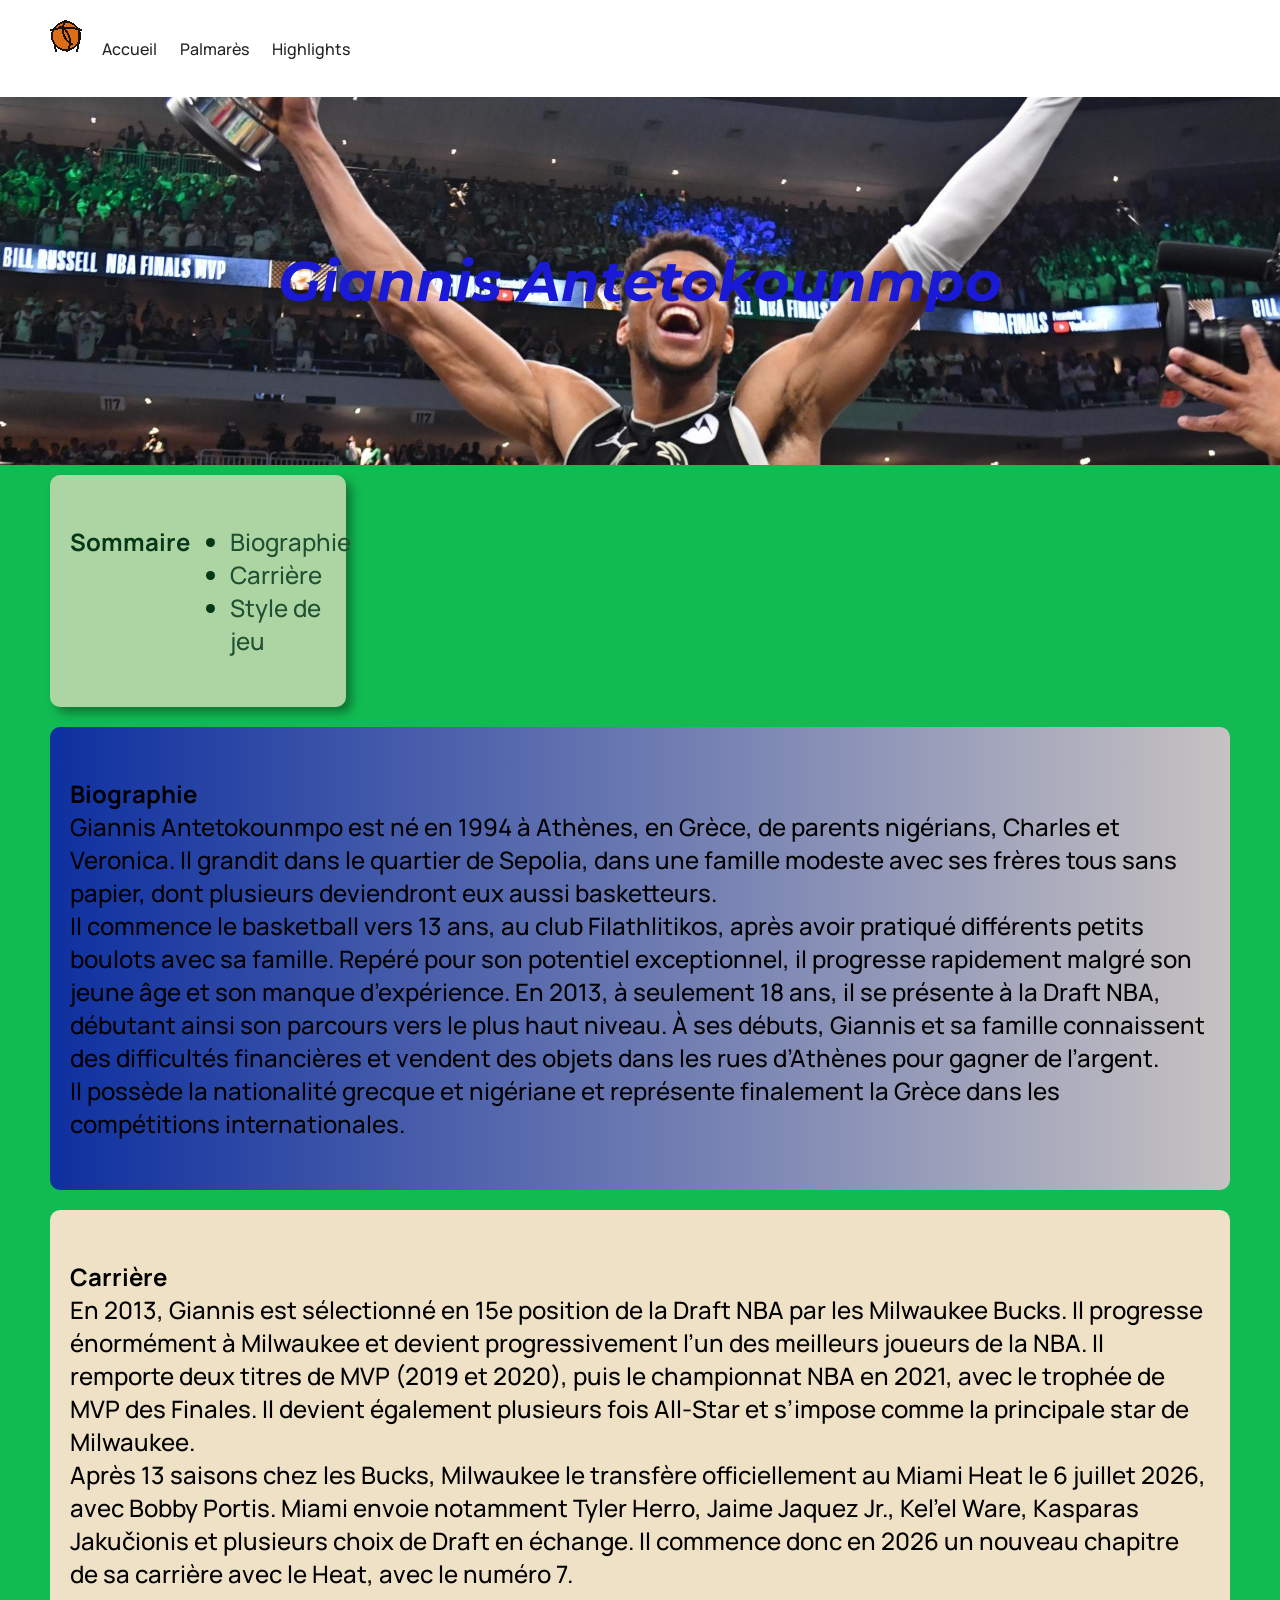
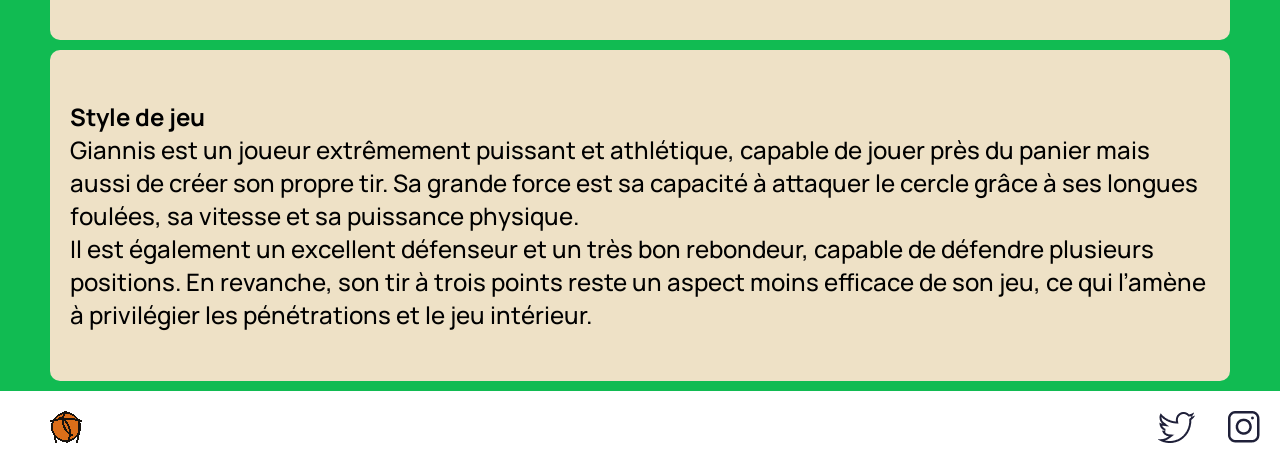
<file: index.html>
<!DOCTYPE html>
<html lang="fr">
<head>
    <meta charset="UTF-8">
    <meta name="viewport" content="width=device-width, initial-scale=1.0">
    <title>Giannis Antetokounmpo - Bucks Legend</title>
    <link rel="stylesheet" href="style/style.css"/>
    <link rel="stylesheet" href="style/index.css"/>
    <link rel="preconnect" href="https://fonts.googleapis.com">
    <link rel="preconnect" href="https://fonts.gstatic.com" crossorigin>
    <link href="https://fonts.googleapis.com/css2?family=Manrope&family=Montserrat&display=swap" rel="stylesheet">





</head>

<body>
    <header>
        <nav>
            <a href="index.html" class="lien-icone">
                <img src="images/basketballG.png" alt="balle de basket"/>
            </a>
            <div>
                <a href="index.html">Accueil</a>
                <a href="palmares.html">Palmarès</a>
                <a target="_blank" href="https://youtu.be/iXobF2XEmRQ">Highlights</a>
            </div>
        </nav>
    </header>
    <main>
        <section class="banniere-giannis">
            <h1><em>Giannis Antetokounmpo</em></h1>
        </section>
        <section class="block-sommaire">
            <h2>Sommaire</h2>
            <ul>
                <li><a href="#section1">Biographie</a></li>
                <li><a href="#section2">Carrière</a></li>
                <li><a href="#section3">Style de jeu</a></li>
            </ul>

        </section>
        <section class="biographie" id="section1">
            <h2>Biographie</h2>
            <p>Giannis Antetokounmpo est né en 1994 à Athènes, en Grèce, de parents nigérians, Charles et Veronica.
                Il grandit dans le quartier de Sepolia, dans une famille modeste avec ses frères tous sans papier, dont plusieurs deviendront eux aussi basketteurs.
                <br>Il commence le basketball vers 13 ans, au club Filathlitikos, après avoir pratiqué différents petits boulots avec sa famille.
                 Repéré pour son potentiel exceptionnel, il progresse rapidement malgré son jeune âge et son manque d’expérience.
                 En 2013, à seulement 18 ans, il se présente à la Draft NBA, débutant ainsi son parcours vers le plus haut niveau.
                 À ses débuts, Giannis et sa famille connaissent des difficultés financières et vendent des objets dans les rues d’Athènes pour gagner de l’argent.
                <br>Il possède la nationalité grecque et nigériane et représente finalement la Grèce dans les compétitions internationales.
            </p>
        </section>
        <section class="carriere" id="section2">
            <h2>Carrière</h2>
            <p>En 2013, Giannis est sélectionné en 15e position de la Draft NBA par les Milwaukee Bucks.
                Il progresse énormément à Milwaukee et devient progressivement l’un des meilleurs joueurs de la NBA.
                  Il remporte deux titres de MVP (2019 et 2020), puis le championnat NBA en 2021, avec le trophée de MVP des Finales.
                   Il devient également plusieurs fois All-Star et s’impose comme la principale star de Milwaukee.
                    <br>Après 13 saisons chez les Bucks, Milwaukee le transfère officiellement au Miami Heat le 6 juillet 2026, avec Bobby Portis.
                  Miami envoie notamment Tyler Herro, Jaime Jaquez Jr., Kel’el Ware, Kasparas Jakučionis et plusieurs choix de Draft en échange.
                   Il commence donc en 2026 un nouveau chapitre de sa carrière avec le Heat, avec le numéro 7.
            </p> 
        </section>
        <section class="style-de-jeu" id="section3">
            <h2>Style de jeu</h2>
            <p>Giannis est un joueur extrêmement puissant et athlétique, capable de jouer près du panier mais aussi de créer son propre tir.
                 Sa grande force est sa capacité à attaquer le cercle grâce à ses longues foulées, sa vitesse et sa puissance physique.
                 <br>Il est également un excellent défenseur et un très bon rebondeur, capable de défendre plusieurs positions.
                 En revanche, son tir à trois points reste un aspect moins efficace de son jeu, ce qui l’amène à privilégier les pénétrations et le jeu intérieur.
            </p>
        </section>
    </main>
    <footer>
        <a href="index.html" class="lien-icone">
            <img src="images/basketballG.png" alt="balle de basket"/>
        </a>
        <div>
            <a target="_blank" href="https://x.com/Giannis_An34" class="lien-icone">
                <img src="images/twitterG.png" alt="logo twitter"/>
            </a>
            <a target="_blank" href="https://www.instagram.com/giannis_an34/" class="lien-icone">
                <img src="images/instagramG.png" alt="logo instagram"/>
            </a>
        </div>
    </footer>

</body>
</html>
</file>
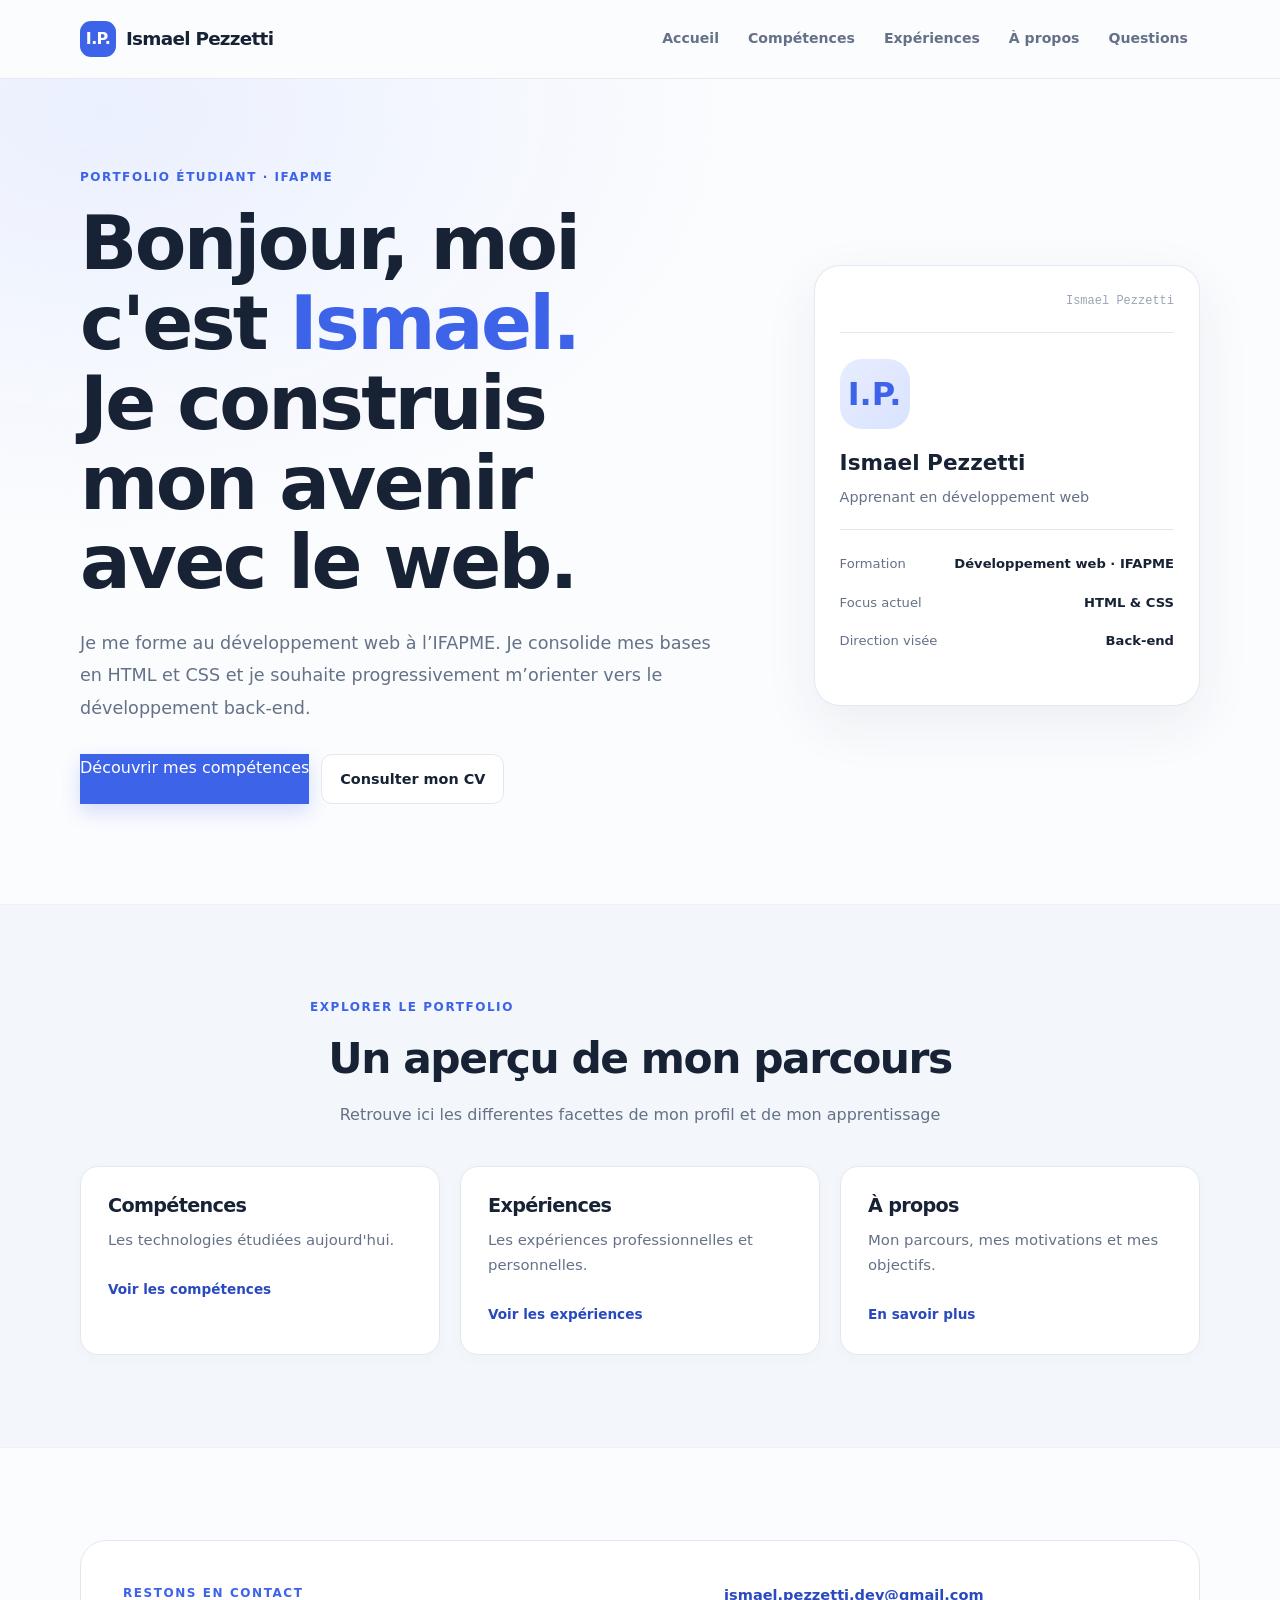
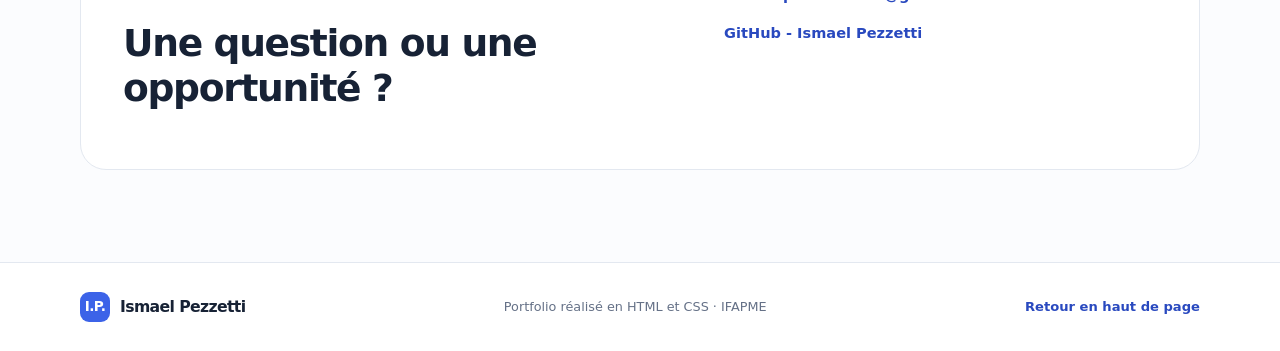
<file: labo 2/index.html>
<!DOCTYPE html>
<html lang="en">
<head>
    <meta charset="UTF-8">
    <meta name="viewport" content="width=device-width, initial-scale=1.0">
    <title>Ismael Pezzetti - Portfolio</title>
    <link rel="stylesheet" href="style/commun.css">
    <link rel="stylesheet" href="style/accueil.css">
</head>
<body>
    <header class="site-header">
        <div class="container header-inner">
            <a class="brand" href="index.html" aria-label="Ismael, accueil">
                <span class="brand-mark">I.P.</span>
                <span>Ismael Pezzetti</span>
            </a>

            <!-- commun aux pages. -->
             <nav class="main-nav">
                <a href="index.html">Accueil</a>
                <a href="competences.html">Compétences</a>
                <a href="experiences.html">Expériences</a>
                <a href="apropos.html">À propos</a>
                <a href="questions.html">Questions</a>
            </nav>
        </div>
    </header>

    <main>
        <section class="hero section">
            <div class="container hero-grid">
                <div class="hero-copy">
                    <p class="eyebrow"> Portfolio étudiant · IFAPME</p>
                    <h1>Bonjour, moi c'est <span class="text-accent">Ismael.</span><br>Je construis mon avenir avec le web.</h1>
                    <p class="hero-lead">
                       Je me forme au développement web à l’IFAPME. Je consolide mes bases en
                       HTML et CSS et je souhaite progressivement m’orienter vers le développement back-end.
                    </p>
                    <div class="button-row">
                        <a class="button-primary" href="competences.html">Découvrir mes compétences</a>
                        <a class="button button-secondary" href="documents/cvifapme.pdf">Consulter mon CV</a>
                    </div>
                </div>

                <aside class="intro-card">
                    <div class="card-topline">
                        <span class="card-label">Ismael Pezzetti</span>
                    </div>
                    <div class="profile-initial">I.P.</div>
                    <p class="profile-name">Ismael Pezzetti</p>
                    <p class="profile-role">Apprenant en développement web</p>
                    <div class="profile-divider"></div>
                    <dl class="quick-facts">
                        <div><dt>Formation</dt><dd>Développement web · IFAPME</dd></div>
                        <div><dt>Focus actuel</dt><dd>HTML & CSS</dd></div>
                        <div><dt>Direction visée</dt><dd>Back-end</dd></div>
                    </dl>
                </aside>
            </div>
        </section>

        <section class="section section-soft">
            <div class="container">
                <div class="section-heading">
                    <p class="eyebrow">Explorer le portfolio</p>
                    <h2>Un aperçu de mon parcours</h2>
                    <p>Retrouve ici les differentes facettes de mon profil et de mon apprentissage</p>
                </div>
                <div class="feature-grid">
                    <a class="feature-card" href="competences.html">
                        <h3>Compétences</h3>
                        <p>Les technologies étudiées aujourd'hui.</p>
                        <span class="card-link">Voir les compétences</span>
                    </a>
                    <a class="feature-card" href="experiences.html">
                        <h3>Expériences</h3>
                        <p>Les expériences professionnelles et personnelles.</p>
                        <span class="card-link">Voir les expériences</span>
                    </a>
                    <a class="feature-card" href="apropos.html">
                        <h3>À propos</h3>
                        <p>Mon parcours, mes motivations et mes objectifs.</p>
                        <span class="card-link">En savoir plus</span>
                    </a>
                </div>
            </div>
        </section>

        <section class="section">
            <div class="container contact-panel">
                <div>
                    <p class="eyebrow">Restons en contact</p>
                    <h2>Une question ou une opportunité ?</h2>
                </div>
                <div class="contact-links">
                    <a href="mailto:ismael.pezzetti.dev@gmail.com">ismael.pezzetti.dev@gmail.com</a>
                    <a href="https://github.com/ismaelpezzetti" target="_blank" rel="noopener">GitHub - Ismael Pezzetti</a>
                </div>
            </div>
        </section>
    </main>
    <footer class="site-footer">
        <div class="container footer-inner">
            <a class="brand brand-small" href="index.html"><span class="brand-mark">I.P.</span><span>Ismael Pezzetti</span></a>
            <p>Portfolio réalisé en HTML et CSS · IFAPME</p>
            <a href="#contenu" class="back-top">Retour en haut de page</a>
        </div>       
    </footer>
</body>
</html>
</file>
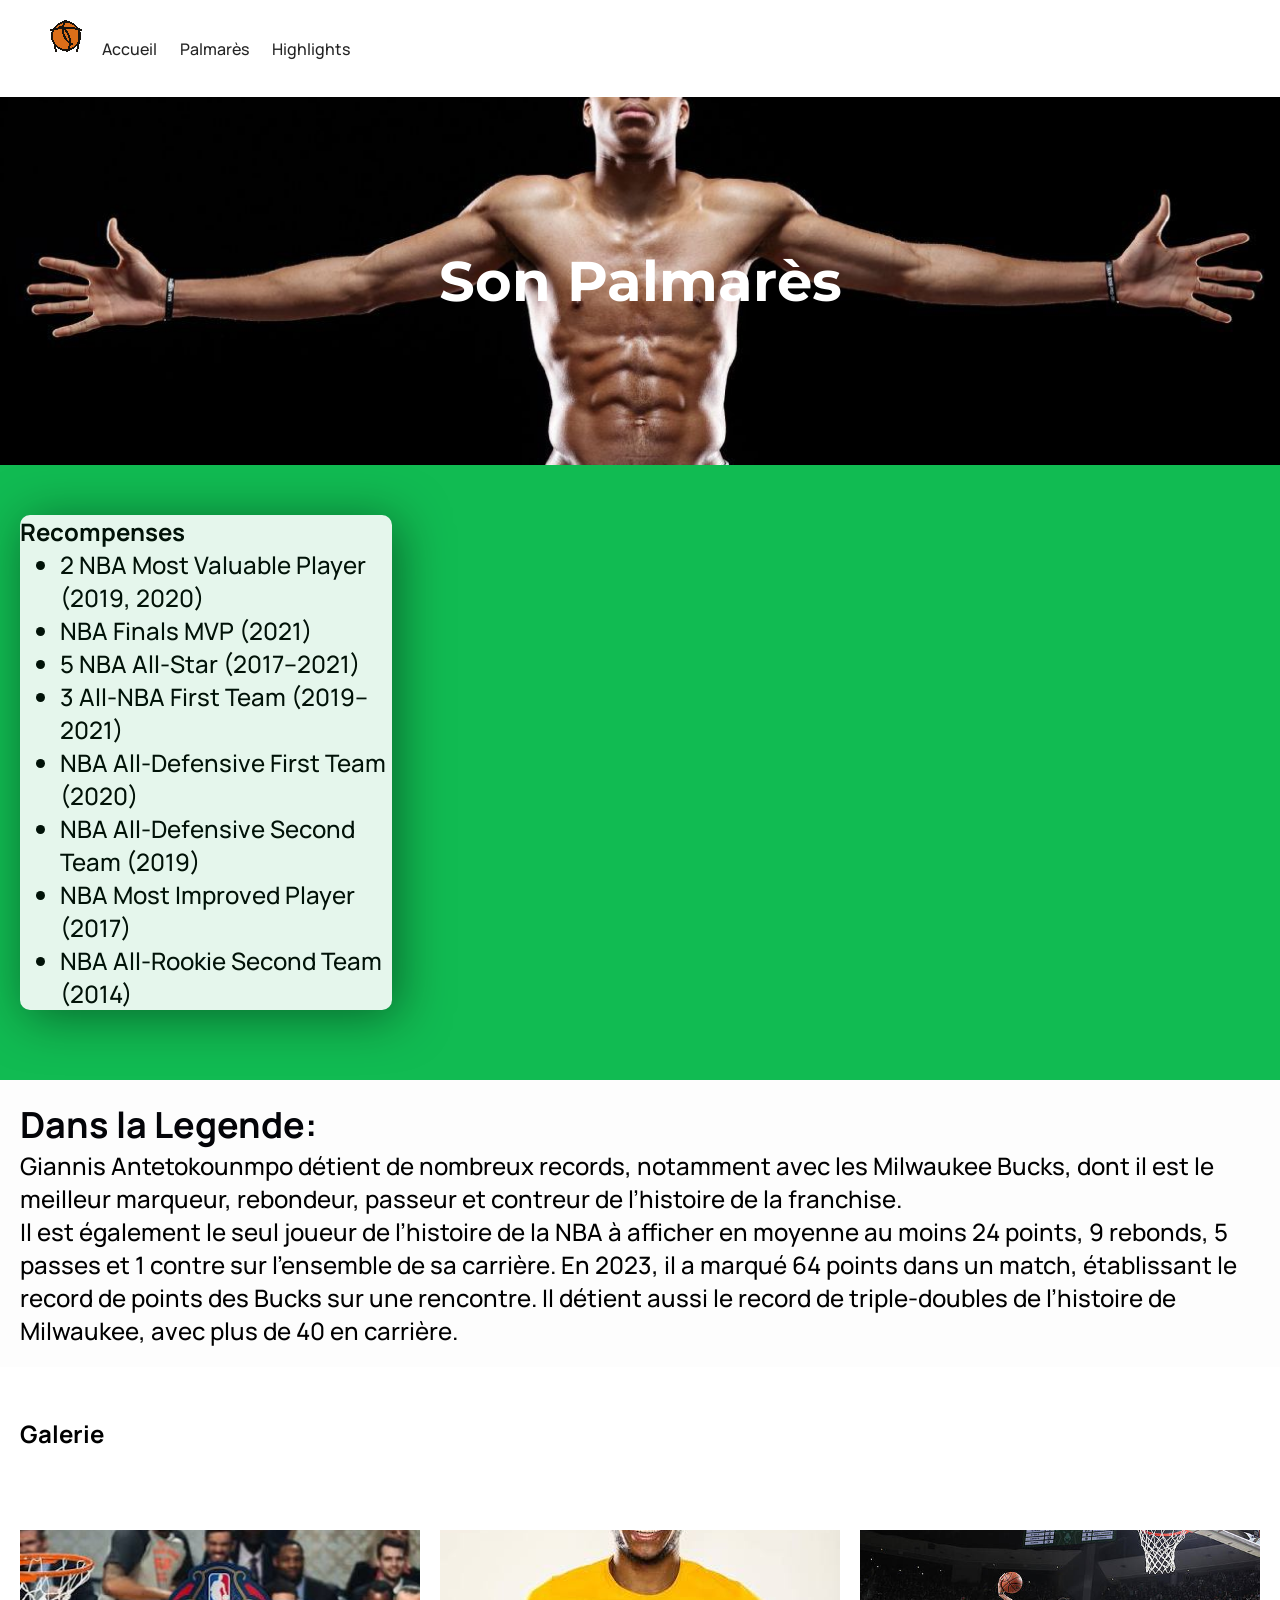
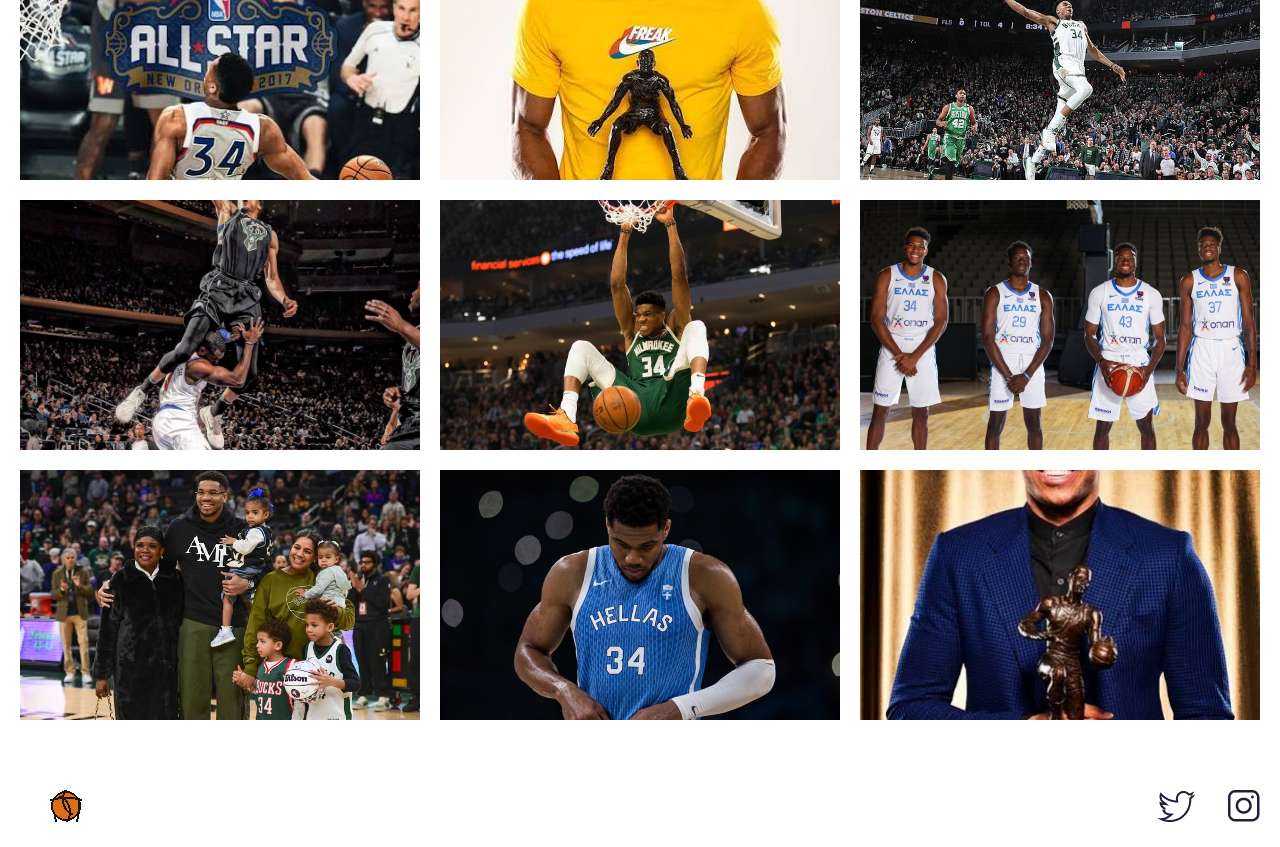
<file: palmares.html>
<!DOCTYPE html>
<html lang="fr">
<head>
    <meta charset="UTF-8">
    <meta name="viewport" content="width=device-width, initial-scale=1.0">
    <title>Giannis Antetokounmpo - Palmarès</title>
    <link rel="stylesheet" href="style/style.css"/>
    <link rel="stylesheet" href="style/palmares.css"/>
    <link rel="preconnect" href="https://fonts.googleapis.com">
    <link rel="preconnect" href="https://fonts.gstatic.com" crossorigin>
    <link href="https://fonts.googleapis.com/css2?family=Manrope&family=Montserrat&display=swap" rel="stylesheet">





</head>

<body>
    <header>
        <nav>
            <a href="index.html" class="lien-icone">
                <img src="images/basketballG.png" alt="balle de basket"/>
            </a>
            <div>
                <a href="index.html">Accueil</a>
                <a href="palmares.html">Palmarès</a>
                <a target="_blank" href="https://youtu.be/iXobF2XEmRQ">Highlights</a>
            </div>
        </nav>
    </header>
    <main>
        <section class="banniere-trophee">
            <h1>Son Palmarès </h1>
        </section>
        <section>
        <div class="block-awards">
        <h2>Recompenses</h2>
        <ul>
            <li>2 NBA Most Valuable Player (2019, 2020)</li>
            <li>NBA Finals MVP (2021)</li>
            <li>5 NBA All-Star (2017–2021)</li>
            <li>3 All-NBA First Team (2019–2021)</li>
            <li>NBA All-Defensive First Team (2020)</li>
            <li>NBA All-Defensive Second Team (2019)</li>
            <li>NBA Most Improved Player (2017)</li>
            <li>NBA All-Rookie Second Team (2014)</li>
        </ul>
        </div>  
        </section>
        <p class="description">
            <span class="description-title">Dans la Legende:</span><br>
            Giannis Antetokounmpo détient de nombreux records, notamment avec les Milwaukee Bucks,
             dont il est le meilleur marqueur, rebondeur, passeur et contreur de l’histoire de la franchise.
             <br> Il est également le seul joueur de l’histoire de la NBA à afficher en moyenne au moins 24 points, 9 rebonds, 5 passes et 1 contre sur l’ensemble de sa carrière.
              En 2023, il a marqué 64 points dans un match, établissant le record de points des Bucks sur une rencontre.
               Il détient aussi le record de triple-doubles de l’histoire de Milwaukee, avec plus de 40 en carrière.
        </p>
        <section class="palmares-photos">
            <h2>Galerie</h2>
            <div class="grid-giannis">
                <a href="images/palmares/galerie1.jpg" class="lien-conteneur-photo">
                    <img src="images/palmares/galerie1.jpg" alt="Giannis Antetokounmpo recevant le trophée de MVP"/>
                </a>
                <a href="images/palmares/galerie2.jpg" class="lien-conteneur-photo">
                    <img src="images/palmares/galerie2.jpg" alt="Giannis Antetokounmpo recevant le trophée de meilleur défenseur"/>
                </a>
                <a href="images/palmares/galerie3.jpg" class="lien-conteneur-photo">
                    <img src="images/palmares/galerie3.jpg" alt="Giannis Antetokounmpo recevant le trophée d'All-Star"/>
                </a>
                <a href="images/palmares/galerie4.jpg" class="lien-conteneur-photo">
                    <img src="images/palmares/galerie4.jpg" alt="Giannis Antetokounmpo réalisant un dunk"/>
                </a>
                <a href="images/palmares/galerie5.jpg" class="lien-conteneur-photo">
                    <img src="images/palmares/galerie5.jpg" alt="Giannis Antetokounmpo réalisant un dunk"/>
                </a>
                <a href="images/palmares/galerie6.jpg" class="lien-conteneur-photo">
                    <img src="images/palmares/galerie6.jpg" alt="Giannis Antetokounmpo réalisant un dunk"/>
                </a>
                <a href="images/palmares/galerie7.jpg" class="lien-conteneur-photo">
                    <img src="images/palmares/galerie7.jpg" alt="Giannis Antetokounmpo avec l'équipe de Grèce"/>
                </a>
                <a href="images/palmares/galerie8.jpg" class="lien-conteneur-photo">
                    <img src="images/palmares/galerie8.jpg" alt="Giannis Antetokounmpo avec sa famille"/>
                </a>
                <a href="images/palmares/galerie9.jpg" class="lien-conteneur-photo">
                    <img src="images/palmares/galerie9.jpg" alt="Giannis Antetokounmpo avec ses frères"/>    
                </a>
            </div>
        </section>

    </main>
        <footer>
        <a href="index.html" class="lien-icone">
            <img src="images/basketballG.png" alt="balle de basket"/>
        </a>
        <div>
            <a target="_blank" href="https://x.com/Giannis_An34" class="lien-icone">
                <img src="images/twitterG.png" alt="logo twitter"/>
            </a>
            <a target="_blank" href="https://www.instagram.com/giannis_an34/" class="lien-icone">
                <img src="images/instagramG.png" alt="logo instagram"/>
            </a>
        </div>
    </footer>

</body>
</html>
</file>
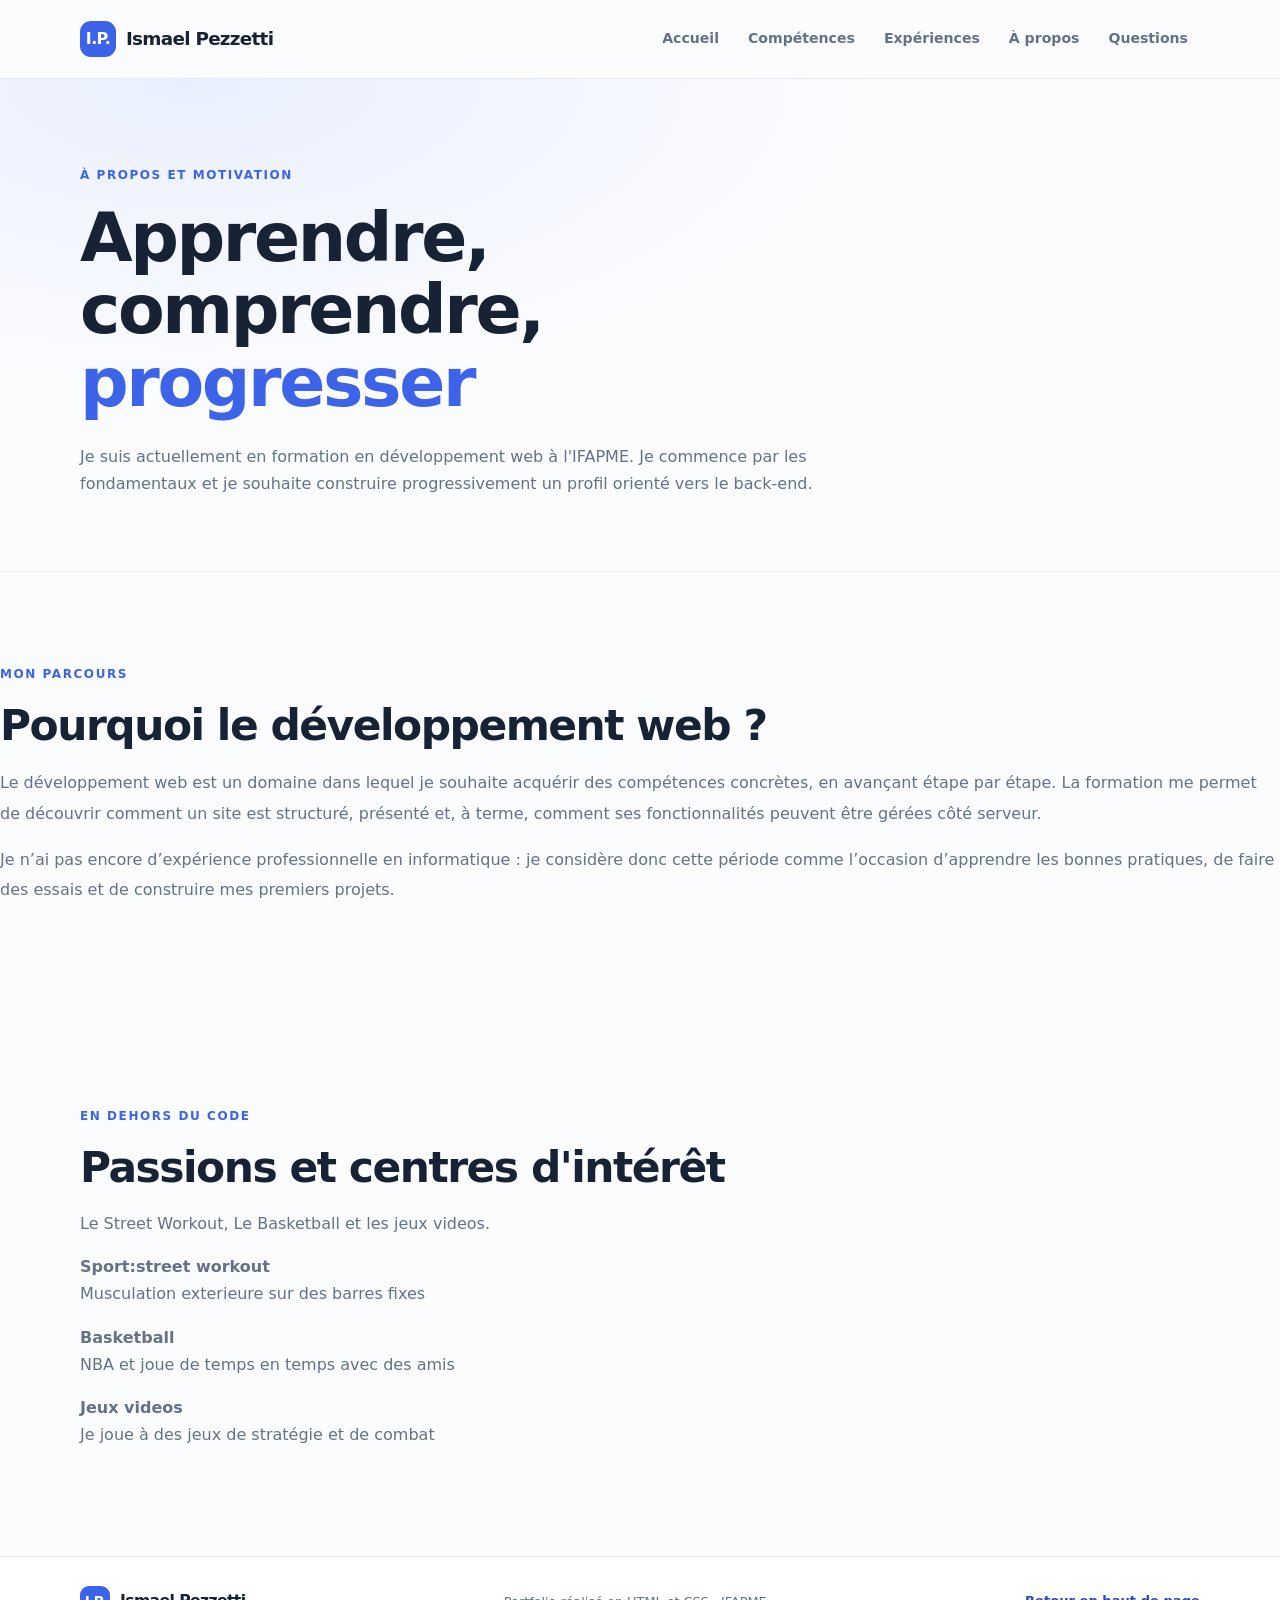
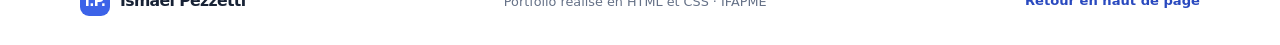
<file: labo 2/apropos.html>
<!DOCTYPE html>
<html lang="fr">
<head>
    <meta charset="UTF-8">
    <meta name="viewport" content="width=device-width, initial-scale=1.0">
    <title>À propos - Ismael Pezzetti</title>
    <link rel="stylesheet" href="style/commun.css">
    <link rel="stylesheet" href="style/reste.css">
</head>
<body>
    <header class="site-header">
        <div class="container header-inner"> 
            <a class="brand" href="index.html" aria-label="Ismael, accueil">
                <span class="brand-mark">I.P.</span>
                <span>Ismael Pezzetti</span>
            </a>

            <!-- commun aux pages. -->
             <nav class="main-nav">
                <a href="index.html">Accueil</a>
                <a href="competences.html">Compétences</a>
                <a href="experiences.html">Expériences</a>
                <a href="apropos.html">À propos</a>
                <a href="questions.html">Questions</a>
            </nav>
        </div>
    </header>

    <main>
        <section class="page-hero">
            <div class="container narrow">
                <p class="eyebrow">À propos et motivation</p>
                <h1>Apprendre, comprendre,<br><span class="text-accent">progresser</span></h1>
                <p class="hero-lead">Je suis actuellement en formation en développement web à l'IFAPME.
                   Je commence par les fondamentaux et je souhaite construire progressivement un profil orienté vers le back-end.
                </p>
            </div>
        </section>

        <section class="section">
            <div class="about-main">
                <p class="eyebrow">Mon parcours</p>
                <h2>Pourquoi le développement web ?</h2>
                <p>Le développement web est un domaine dans lequel je souhaite acquérir des compétences concrètes, en avançant étape par étape.
                    La formation me permet de découvrir comment un site est structuré, présenté et, à terme,
                    comment ses fonctionnalités peuvent être gérées côté serveur.
                </p>
                <p>Je n’ai pas encore d’expérience professionnelle en informatique :
                    je considère donc cette période comme l’occasion d’apprendre les bonnes pratiques,
                    de faire des essais et de construire mes premiers projets.
                </p>
            </div>
        </section>

        <section class="section">
            <div class="container contact-panel">
                <div><p class="eyebrow">En dehors du code</p>
                    <h2>Passions et centres d'intérêt</h2>
                    <p>Le Street Workout, Le Basketball et les jeux videos.</p>
                </div>
                <div class="contact-links">
                    <p><strong>Sport:street workout</strong><br><span class="muted">Musculation exterieure sur des barres fixes</span></p>
                    <p><strong>Basketball</strong><br><span class="muted">NBA et joue de temps en temps avec des amis</span></p>
                    <p><strong>Jeux videos</strong><br><span class="muted">Je joue à des jeux de stratégie et de combat</span></p>
                </div>
            </div>
        </section>
    </main>

    <footer class="site-footer">
       <div class="container footer-inner">
          <a class="brand brand-small" href="index.html"><span class="brand-mark">I.P.</span><span>Ismael Pezzetti</span></a>
          <p>Portfolio réalisé en HTML et CSS · IFAPME</p>
           <a href="#contenu" class="back-top">Retour en haut de page</a>
        </div>
    </footer> 
</body>
</html>
</file>
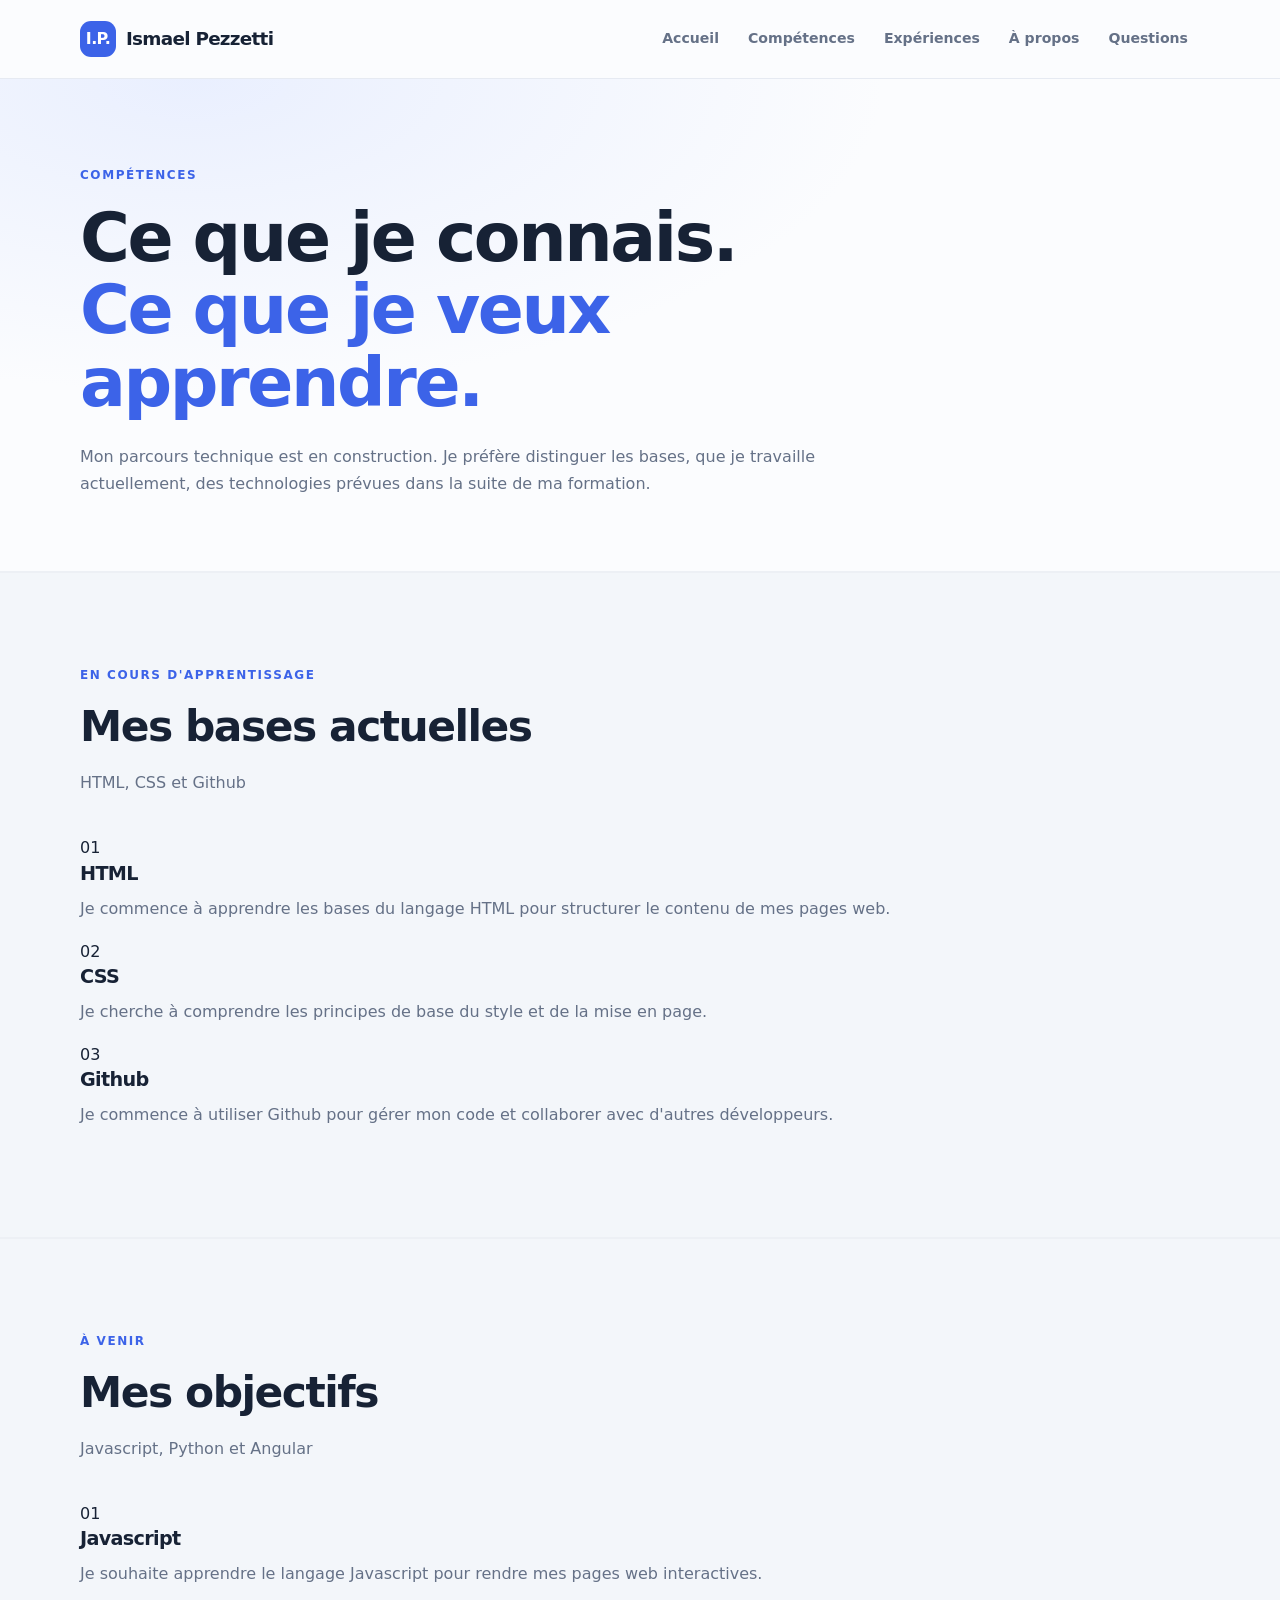
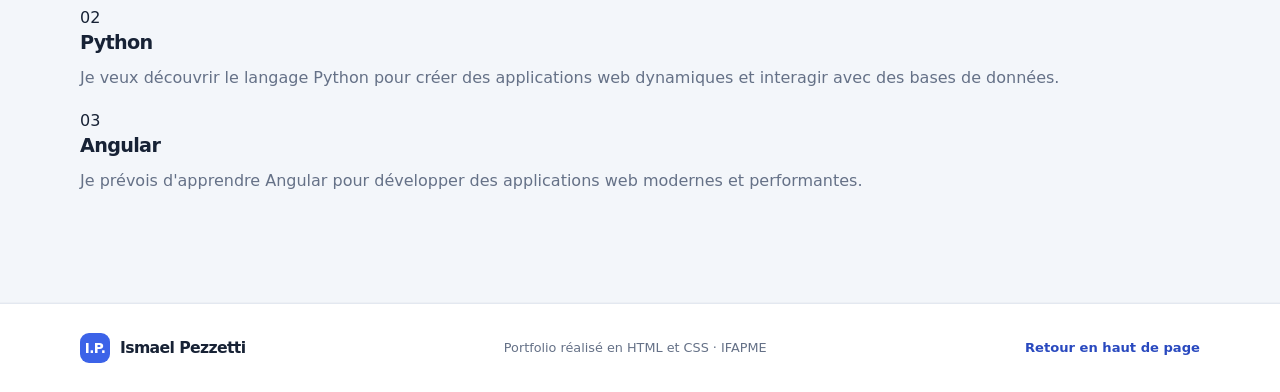
<file: labo 2/competences.html>
<!DOCTYPE html>
<html lang="fr">
<head>
    <meta charset="UTF-8">
    <meta name="viewport" content="width=device-width, initial-scale=1.0">
    <title>Compétences - Ismael Pezzetti</title>
    <link rel="stylesheet" href="style/commun.css">
    <link rel="stylesheet" href="style/reste.css">
</head>
<body>
    <header class="site-header">
        <div class="container header-inner"> 
            <a class="brand" href="index.html" aria-label="Ismael, accueil">
                <span class="brand-mark">I.P.</span>
                <span>Ismael Pezzetti</span>
            </a>

            <!-- commun aux pages. -->
             <nav class="main-nav">
                <a href="index.html">Accueil</a>
                <a href="competences.html">Compétences</a>
                <a href="experiences.html">Expériences</a>
                <a href="apropos.html">À propos</a>
                <a href="questions.html">Questions</a>
            </nav>
        </div>
    </header>

    <main>
        <section class="page-hero">
            <div class="container narrow">
                <p class="eyebrow">Compétences</p>
                <h1>Ce que je connais.<br><span class="text-accent">Ce que je veux apprendre.</span></h1>
                <p class="hero-lead">Mon parcours technique est en construction.
                     Je préfère distinguer les bases, que je travaille actuellement, des technologies prévues dans la suite de ma formation.
                </p>
            </div>
        </section>

        <section class="section section-soft">
            <div class="container">
               <div class="section-heading section-heading-left">
                 <p class="eyebrow">En cours d'apprentissage</p>
                 <h2>Mes bases actuelles</h2>
                 <p>HTML, CSS et Github</p>
                </div>
                <div class="feature-grid">
                  <article class="feature-card">
                    <span class="feature-icon" aria-hidden="true">01</span>
                    <h3>HTML</h3>
                    <p>Je commence à apprendre les bases du langage HTML pour structurer le contenu de mes pages web.</p>
                  </article>
                  <article class="feature-card">
                    <span class="feature-icon" aria-hidden="true">02</span>
                    <h3>CSS</h3>
                    <p>Je cherche à comprendre les principes de base du style et de la mise en page.</p>
                   </article>
                  <article class="feature-card">
                    <span class="feature-icon" aria-hidden="true">03</span>
                    <h3>Github</h3>
                    <p>Je commence à utiliser Github pour gérer mon code et collaborer avec d'autres développeurs.</p>
                  </article>
                </div>
            </div>
        </section>

        <section class="section section-soft">
            <div class="container">
               <div class="section-heading section-heading-left">
                 <p class="eyebrow">À venir</p>
                 <h2>Mes objectifs</h2>
                 <p>Javascript, Python et Angular</p>
                </div>
                <div class="feature-grid">
                  <article class="feature-card">
                    <span class="feature-icon" aria-hidden="true">01</span>
                    <h3>Javascript</h3>
                    <p>Je souhaite apprendre le langage Javascript pour rendre mes pages web interactives.</p>
                  </article>
                  <article class="feature-card">
                    <span class="feature-icon" aria-hidden="true">02</span>
                    <h3>Python</h3>
                    <p>Je veux découvrir le langage Python pour créer des applications web dynamiques et interagir avec des bases de données.</p>
                   </article>
                  <article class="feature-card">
                    <span class="feature-icon" aria-hidden="true">03</span>
                    <h3>Angular</h3>
                    <p>Je prévois d'apprendre Angular pour développer des applications web modernes et performantes.</p>
                  </article>
                </div>
            </div>
        </section>
    </main>

    <footer class="site-footer">
       <div class="container footer-inner">
          <a class="brand brand-small" href="index.html"><span class="brand-mark">I.P.</span><span>Ismael Pezzetti</span></a>
          <p>Portfolio réalisé en HTML et CSS · IFAPME</p>
           <a href="#contenu" class="back-top">Retour en haut de page</a>
        </div>
    </footer> 
</body>
</html>
</file>
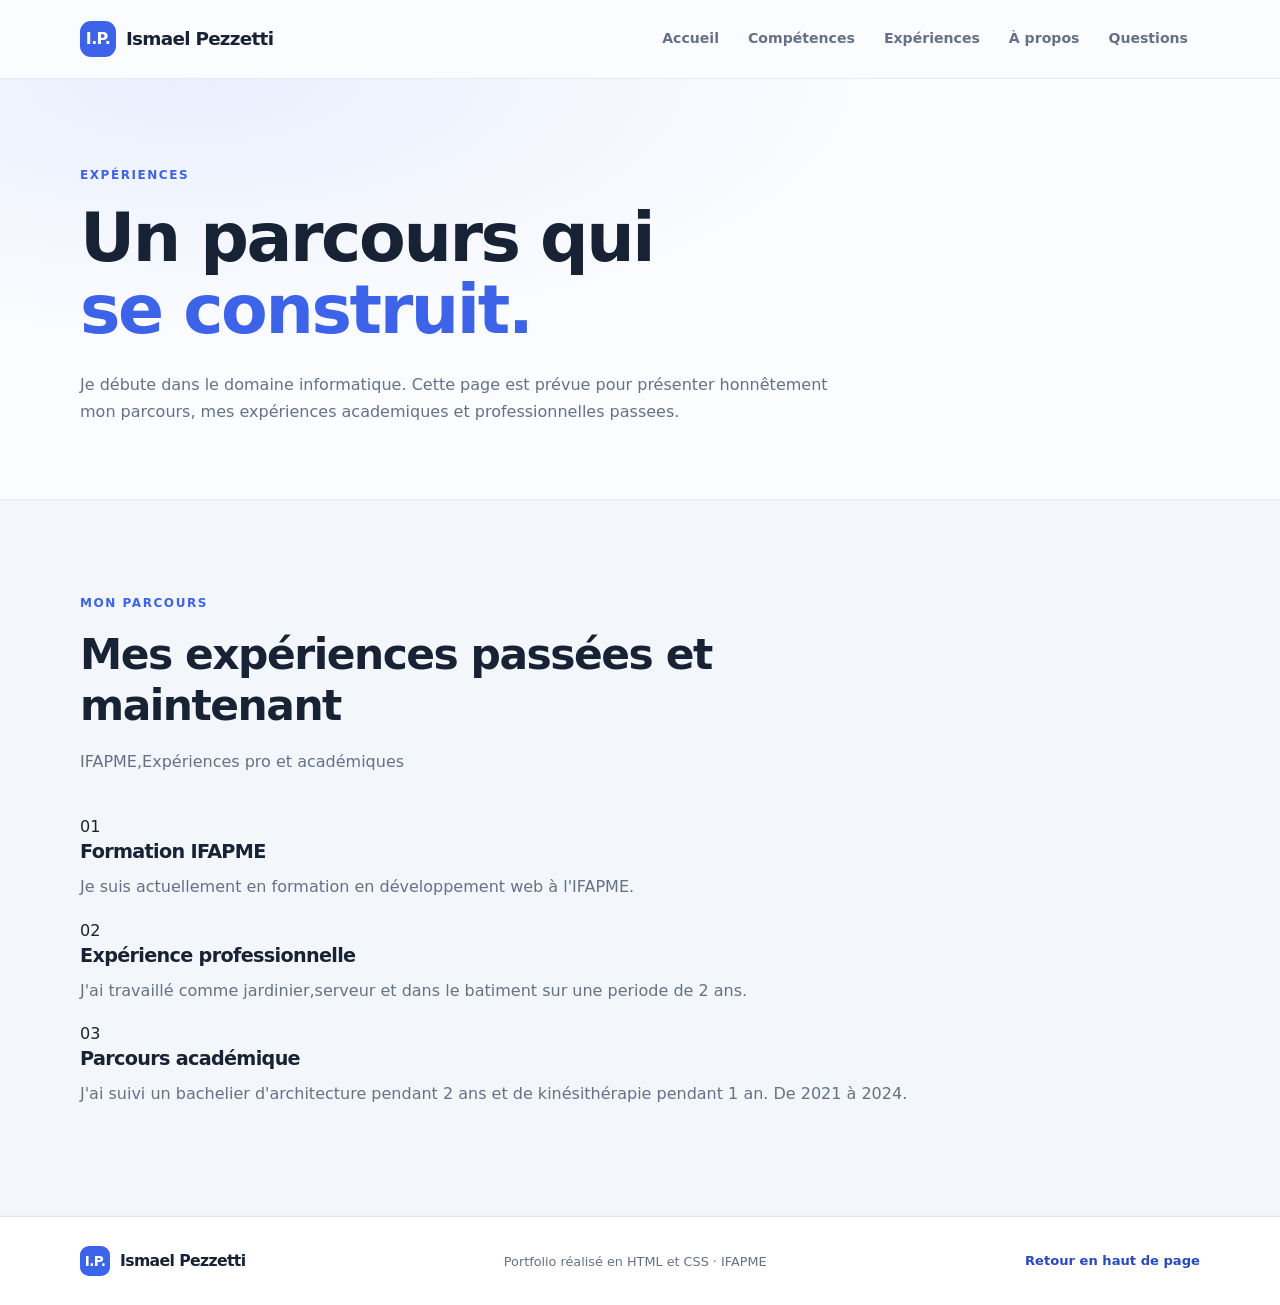
<file: labo 2/experiences.html>
<!DOCTYPE html>
<html lang="fr">
<head>
    <meta charset="UTF-8">
    <meta name="viewport" content="width=device-width, initial-scale=1.0">
    <title>Expériences - Ismael Pezzetti</title>
    <link rel="stylesheet" href="style/commun.css">
    <link rel="stylesheet" href="style/reste.css">
</head>
<body>
    <header class="site-header">
        <div class="container header-inner"> 
            <a class="brand" href="index.html" aria-label="Ismael, accueil">
                <span class="brand-mark">I.P.</span>
                <span>Ismael Pezzetti</span>
            </a>

            <!-- commun aux pages. -->
             <nav class="main-nav">
                <a href="index.html">Accueil</a>
                <a href="competences.html">Compétences</a>
                <a href="experiences.html">Expériences</a>
                <a href="apropos.html">À propos</a>
                <a href="questions.html">Questions</a>
            </nav>
        </div>
    </header>

    <main>
        <section class="page-hero">
            <div class="container narrow">
                <p class="eyebrow">Expériences</p>
                <h1>Un parcours qui<br><span class="text-accent">se construit.</span></h1>
                <p class="hero-lead">Je débute dans le domaine informatique. Cette page est prévue pour présenter honnêtement mon parcours,
                     mes expériences academiques et professionnelles passees.
                </p>
            </div>
        </section>

        <section class="section section-soft">
            <div class="container">
               <div class="section-heading section-heading-left">
                 <p class="eyebrow">Mon parcours</p>
                 <h2>Mes expériences passées et maintenant</h2>
                 <p>IFAPME,Expériences pro et académiques</p>
                </div>
                <div class="feature-grid">
                  <article class="feature-card">
                    <span class="feature-icon" aria-hidden="true">01</span>
                    <h3>Formation IFAPME</h3>
                    <p>Je suis actuellement en formation en développement web à l'IFAPME.</p>
                  </article>
                  <article class="feature-card">
                    <span class="feature-icon" aria-hidden="true">02</span>
                    <h3>Expérience professionnelle</h3>
                    <p>J'ai travaillé comme jardinier,serveur et dans le batiment sur une periode de 2 ans.</p>
                   </article>
                  <article class="feature-card">
                    <span class="feature-icon" aria-hidden="true">03</span>
                    <h3>Parcours académique</h3>
                    <p>J'ai suivi un bachelier d'architecture pendant 2 ans et de kinésithérapie pendant 1 an. De 2021 à 2024.</p>
                  </article>
                </div>
            </div>
        </section>
    </main>

    <footer class="site-footer">
       <div class="container footer-inner">
          <a class="brand brand-small" href="index.html"><span class="brand-mark">I.P.</span><span>Ismael Pezzetti</span></a>
          <p>Portfolio réalisé en HTML et CSS · IFAPME</p>
           <a href="#contenu" class="back-top">Retour en haut de page</a>
        </div>
    </footer>
</body>
</html>
</file>
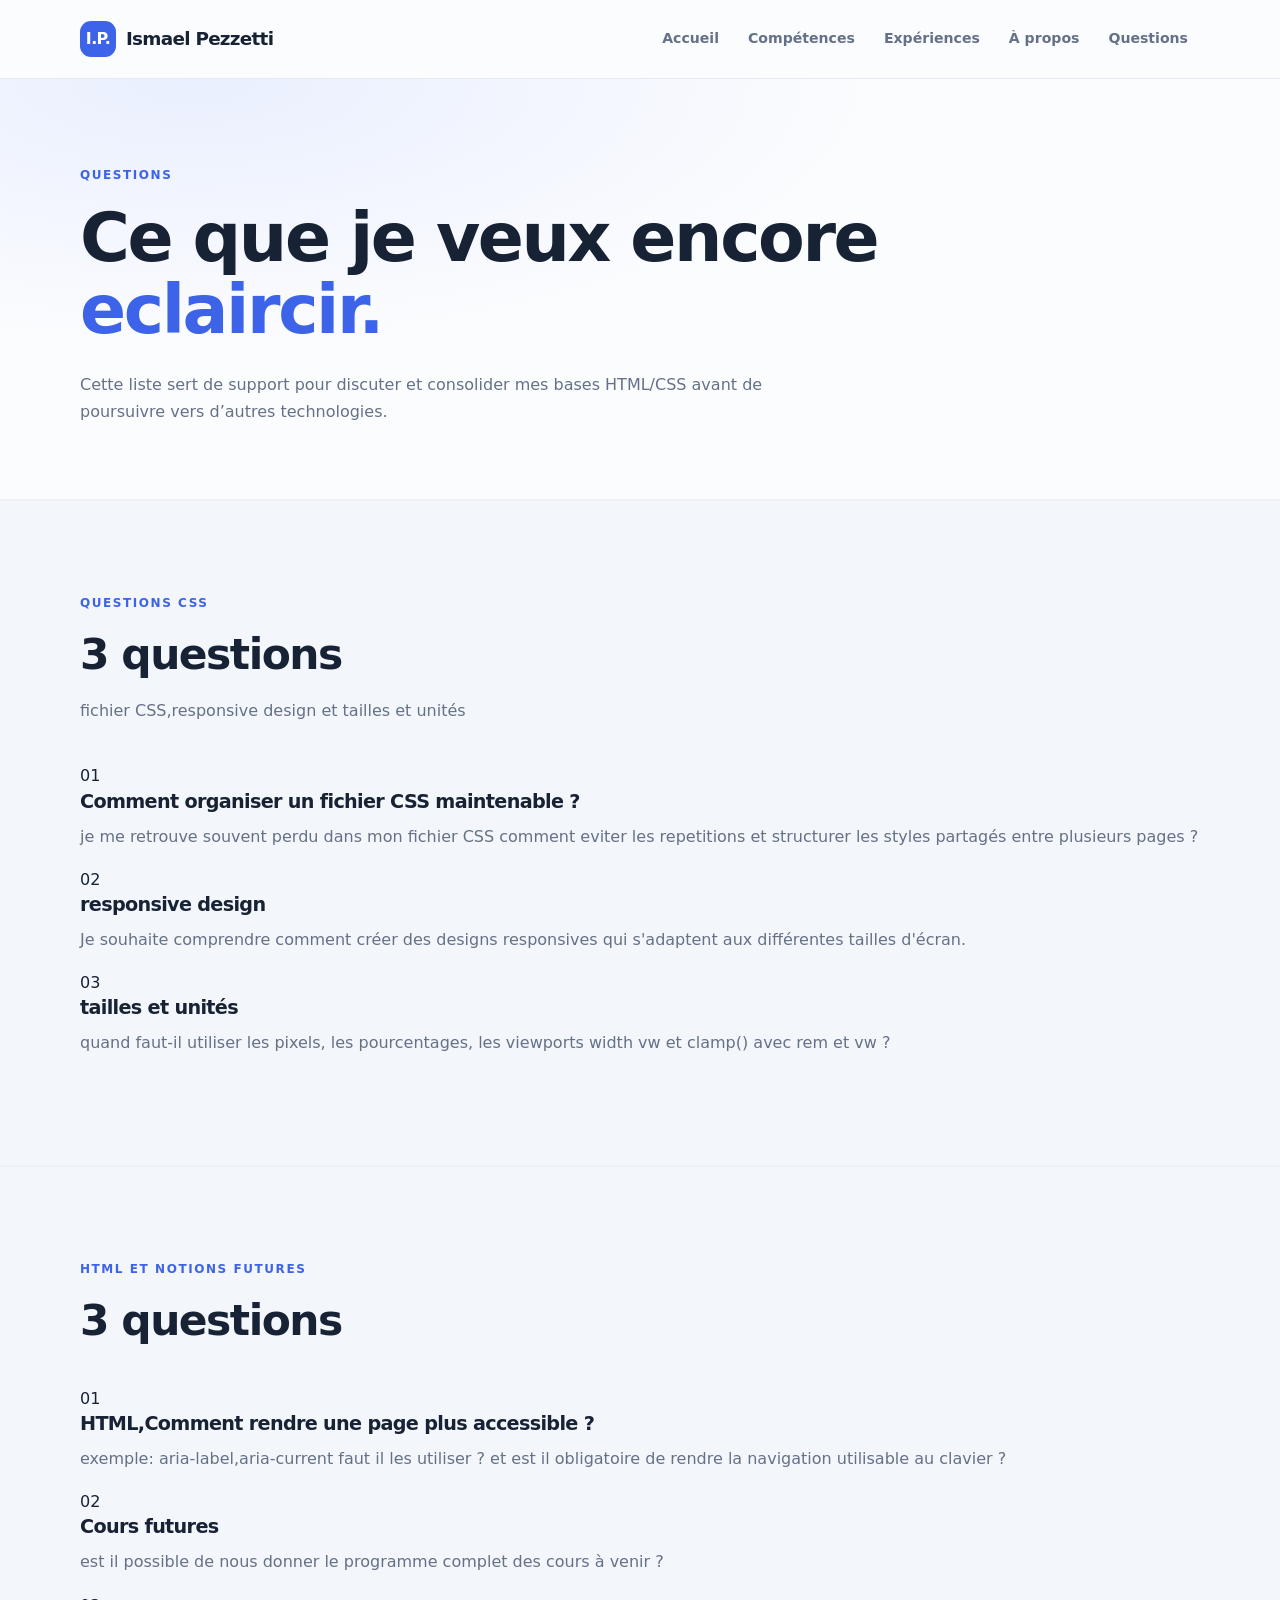
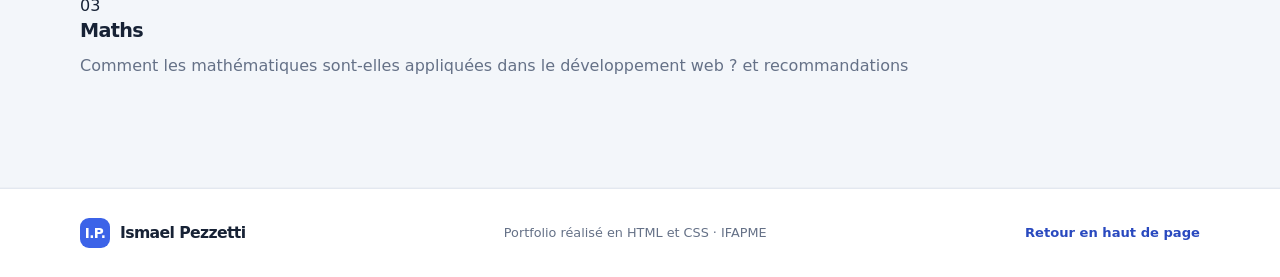
<file: labo 2/questions.html>
<!DOCTYPE html>
<html lang="fr">
<head>
    <meta charset="UTF-8">
    <meta name="viewport" content="width=device-width, initial-scale=1.0">
    <title>Questions HTML/CSS - Ismael Pezzetti</title>
    <link rel="stylesheet" href="style/commun.css">
    <link rel="stylesheet" href="style/reste.css">
</head>
<body>
    <header class="site-header">
        <div class="container header-inner"> 
            <a class="brand" href="index.html" aria-label="Ismael, accueil">
                <span class="brand-mark">I.P.</span>
                <span>Ismael Pezzetti</span>
            </a>

            <!-- commun aux pages. -->
             <nav class="main-nav">
                <a href="index.html">Accueil</a>
                <a href="competences.html">Compétences</a>
                <a href="experiences.html">Expériences</a>
                <a href="apropos.html">À propos</a>
                <a href="questions.html">Questions</a>
            </nav>
        </div>
    </header>

    <main>
        <section class="page-hero">
            <div class="container narrow">
                <p class="eyebrow">Questions</p>
                <h1>Ce que je veux encore<br><span class="text-accent">eclaircir.</span></h1>
                <p class="hero-lead">Cette liste sert de support pour discuter 
                    et consolider mes bases HTML/CSS avant de poursuivre vers d’autres technologies.
                </p>
            </div>
        </section>

        <section class="section section-soft">
            <div class="container">
               <div class="section-heading section-heading-left">
                 <p class="eyebrow">questions CSS</p>
                 <h2>3 questions</h2>
                 <p>fichier CSS,responsive design et tailles et unités</p>
                </div>
                <div class="feature-grid">
                  <article class="feature-card">
                    <span class="feature-icon" aria-hidden="true">01</span>
                    <h3>Comment organiser un fichier CSS maintenable ?</h3>
                    <p>je me retrouve souvent perdu dans mon fichier CSS comment eviter les repetitions et structurer les styles partagés entre plusieurs pages ? </p>
                  </article>
                  <article class="feature-card">
                    <span class="feature-icon" aria-hidden="true">02</span>
                    <h3>responsive design</h3>
                    <p>Je souhaite comprendre comment créer des designs responsives qui s'adaptent aux différentes tailles d'écran.</p>
                   </article>
                  <article class="feature-card">
                    <span class="feature-icon" aria-hidden="true">03</span>
                    <h3>tailles et unités</h3>
                    <p>quand faut-il utiliser les pixels, les pourcentages, les viewports width vw et clamp() avec rem et vw ?</p>
                  </article>
                </div>
            </div>
        </section>

        <section class="section section-soft">
            <div class="container">
               <div class="section-heading section-heading-left">
                 <p class="eyebrow">HTML et notions futures</p>
                 <h2>3 questions</h2>
                </div>
                <div class="feature-grid">
                  <article class="feature-card">
                    <span class="feature-icon" aria-hidden="true">01</span>
                    <h3>HTML,Comment rendre une page plus accessible ?</h3>
                    <p>exemple: aria-label,aria-current faut il les utiliser ? et est il obligatoire de rendre la navigation utilisable au clavier ? </p>
                  </article>
                  <article class="feature-card">
                    <span class="feature-icon" aria-hidden="true">02</span>
                    <h3>Cours futures</h3>
                    <p>est il possible de nous donner le programme complet des cours à venir ?</p>
                   </article>
                  <article class="feature-card">
                    <span class="feature-icon" aria-hidden="true">03</span>
                    <h3>Maths</h3>
                    <p>Comment les mathématiques sont-elles appliquées dans le développement web ? et recommandations</p>
                  </article>
                </div>
            </div>
        </section>
    </main>

    <footer class="site-footer">
       <div class="container footer-inner">
          <a class="brand brand-small" href="index.html"><span class="brand-mark">I.P.</span><span>Ismael Pezzetti</span></a>
          <p>Portfolio réalisé en HTML et CSS · IFAPME</p>
           <a href="#contenu" class="back-top">Retour en haut de page</a>
        </div>
    </footer> 
</body>
</html>
</file>
<file: style/style.css>
* {
  margin: 0;
}

body {
    font-family: 'Manrope', sans-serif;
    font-size: 1em;
    background-color: #11bb52;
    font-weight:500;
}

a {
    text-decoration: none;
    color: #242424;
}

a:hover {
    color: #ee850e;
}

h1 {
    font-size: 3.5em;
    font-family: 'Montserrat', sans-serif;  
}

p,
li {
    font-size: 1.5em;
}

em {
    color:rgb(25, 25, 214)
}

header,
footer {
  background-color: white;
  padding: 20px 20px;

}

section {
  padding: 80px;
}

.lien-icone {
  margin-left: 30px;
}

.lien-icone:hover {
  opacity: 0.5;
}

  section {
    padding: 50px 20px 50px 20px;
  }

   nav a {
    margin-left: 10px;
    margin-right: 10px;
}

  header nav img {
    margin-bottom: 20px;
  }

header,
nav {
  display: flex;
  flex-direction: row;
  align-items: center;
  justify-content: space-between;
}

footer {
  display: flex;
  flex-direction: row;
  align-items: center;
  justify-content: space-between;
}

/* test  */
</file>
<file: style/index.css>
.banniere-giannis {
    background-image: url('../images/banniereG.jpeg');
    background-size: cover;
    background-position: center;
    padding: 150px;
    text-align: center;
    color: white;

}

.block-sommaire {
    display: flex;  
    margin-left: 50px;
    background-color: #EEE1C6;
    width: 20%;
    margin-top: 10px;
    border-radius: 10px;
    opacity: 0.7;
    box-shadow: 6px 6px 10px rgba(0, 0, 0, 0.5);
}

.biographie {
    background: linear-gradient(to right, #0e30a0, #c7c2c2);
    margin: 20px 50px 20px 50px;
    border-radius: 10px;
    
}

.carriere {
    background-color:#EEE1C6;
    margin:10px 50px 10px 50px;
    border-radius: 10px;
}

.style-de-jeu {
    background-color:#EEE1C6;
    margin:10px 50px 10px 50px;
    border-radius: 10px;
}
</file>
<file: labo 2/style/commun.css>
/* CSS commun pour les cinq pages */

/* ATTENTION des selecteurs et des variables sont a supprimer car melange de brouillon et projet */

/* 1. definis des variables CSS globales */
:root {
  --color-bg: #fbfcfe;
  --color-surface: #ffffff;
  --color-soft: #f3f6fa;
  --color-text: #172235;
  --color-muted: #657187;
  --color-line: #e3e8f0;
  --color-accent: #3c63e8;
  --color-accent-dark: #2949bf;
  --color-accent-soft: #edf1ff;
  --shadow-card: 0 18px 55px rgba(25, 42, 75, 0.07);
  --radius-sm: 10px;
  --radius-md: 18px;
  --radius-lg: 26px;
  --container: 1120px;
}

/* 2. Réinitialisation légère et comportement prévisible des tailles. */
* {
  box-sizing: border-box;
}

html {
  scroll-behavior: smooth;
  scroll-padding-top: 90px;
}

body {
  margin: 0;
  background: var(--color-bg);
  color: var(--color-text);
  font-family: Inter, ui-sans-serif, system-ui, -apple-system, BlinkMacSystemFont, "Segoe UI", sans-serif;
  font-size: 16px;
  line-height: 1.7;
  -webkit-font-smoothing: antialiased;
}

img {
  display: block;
  max-width: 100%;
}

a {
  color: inherit;
  text-decoration: none;
}

a:focus-visible {
  outline: 3px solid #91a8ff;
  outline-offset: 4px;
  border-radius: 5px;
}

p, h1, h2, h3 {
  margin-top: 0;
}

p {
  color: var(--color-muted);
}

h1, h2, h3 {
  color: var(--color-text);
  line-height: 1.2;
  letter-spacing: -0.035em;
}

h1 {
  margin-bottom: 24px;
  font-size: clamp(2.55rem, 6vw, 4.7rem);
  font-weight: 760;
  line-height: 1.06;
}

h2 {
  margin-bottom: 16px;
  font-size: clamp(1.8rem, 3.5vw, 2.65rem);
  font-weight: 730;
}

h3 {
  margin-bottom: 10px;
  font-size: 1.2rem;
  font-weight: 700;
}

code {
  padding: 2px 6px;
  border: 1px solid var(--color-line);
  border-radius: 5px;
  background: var(--color-soft);
  color: var(--color-accent-dark);
  font-size: 0.9em;
}

.container {
  width: min(var(--container), calc(100% - 48px));
  margin-inline: auto;
}

.narrow {
  max-width: 850px;
  margin-left: max(24px, calc((100% - var(--container)) / 2));
  margin-right: auto;
}

.text-accent {
  color: var(--color-accent);
}

.muted, .small-note, .skill-caption {
  color: var(--color-muted);
}

.small-note {
  margin: 13px 0 0;
  font-size: 0.78rem;
}


/* 3. En-tête et navigation partagés par toutes les pages. */
.site-header {
  position: sticky;
  top: 0;
  z-index: 20;
  border-bottom: 1px solid rgba(227, 232, 240, 0.85);
  background: rgba(251, 252, 254, 0.92);
  backdrop-filter: blur(16px);
}

.header-inner {
  display: flex;
  min-height: 78px;
  align-items: center;
  justify-content: space-between;
  gap: 28px;
}

.brand {
  display: inline-flex;
  align-items: center;
  gap: 10px;
  flex-shrink: 0;
  color: var(--color-text);
  font-size: 1.15rem;
  font-weight: 780;
  letter-spacing: -0.04em;
}

.brand-mark {
  display: grid;
  width: 36px;
  height: 36px;
  place-items: center;
  border-radius: 11px;
  background: var(--color-accent);
  color: #fff;
  font-size: 1rem;
  letter-spacing: -0.04em;
}

.main-nav {
  display: flex;
  align-items: center;
  justify-content: flex-end;
  gap: 5px;
}

.main-nav a {
  padding: 9px 12px;
  border-radius: 9px;
  color: #657187;
  font-size: 0.88rem;
  font-weight: 600;
  transition: color 160ms ease, background 160ms ease;
}

.main-nav a:hover,
.main-nav a[aria-current="page"] {
  background: var(--color-accent-soft);
  color: var(--color-accent-dark);
}

/* 4. Éléments réutilisables. */
.section {
  padding: 92px 0;
}

.section-soft {
  border-block: 1px solid #edf0f5;
  background: var(--color-soft);
}

.eyebrow {
  display: flex;
  align-items: center;
  gap: 9px;
  margin-bottom: 17px;
  color: var(--color-accent);
  font-size: 0.75rem;
  font-weight: 800;
  letter-spacing: 0.13em;
  text-transform: uppercase;
}

.status-dot {
  display: inline-block;
  width: 8px;
  height: 8px;
  flex: 0 0 8px;
  border-radius: 50%;
  background: #36ad78;
  box-shadow: 0 0 0 4px rgba(54, 173, 120, 0.12);
}

.section-heading {
  max-width: 660px;
  margin: 0 auto 38px;
  text-align: center;
}

.section-heading > p:last-child {
  margin-bottom: 0;
}

.section-heading-left {
  max-width: 720px;
  margin-left: 0;
  text-align: left;
}

.button-row {
  display: flex;
  flex-wrap: wrap;
  gap: 12px;
}

.button {
  display: inline-flex;
  min-height: 48px;
  align-items: center;
  justify-content: center;
  gap: 12px;
  padding: 12px 18px;
  border: 1px solid transparent;
  border-radius: 11px;
  font-size: 0.9rem;
  font-weight: 700;
  transition: transform 160ms ease, background 160ms ease, box-shadow 160ms ease;
}

.button:hover {
  transform: translateY(-2px);
}

.button-primary {
  background: var(--color-accent);
  color: #fff;
  box-shadow: 0 8px 20px rgba(60, 99, 232, 0.2);
}

.button-primary:hover {
  background: var(--color-accent-dark);
}

.button-secondary {
  border-color: var(--color-line);
  background: #fff;
  color: var(--color-text);
}

.button-secondary:hover {
  border-color: #b9c7ef;
  background: var(--color-accent-soft);
}

/* Haut de page des pages intérieures. */
.page-hero {
  padding: 86px 0 74px;
  border-bottom: 1px solid #edf0f5;
  background:
    radial-gradient(ellipse at 15% 0%, rgba(221, 230, 255, 0.58), transparent 45%),
    var(--color-bg);
}

.page-hero h1 {
  font-size: clamp(2.6rem, 6vw, 4.25rem);
}

.page-hero .hero-lead {
  max-width: 760px;
  margin-bottom: 0;
}

/* Pied de page partagé. */
.site-footer {
  border-top: 1px solid var(--color-line);
  background: #fff;
}

.footer-inner {
  display: flex;
  min-height: 88px;
  align-items: center;
  justify-content: space-between;
  gap: 20px;
}

.brand-small {
  font-size: 0.98rem;
}

.brand-small .brand-mark {
  width: 30px;
  height: 30px;
  border-radius: 9px;
  font-size: 0.85rem;
}

.footer-inner > p {
  margin: 0;
  font-size: 0.8rem;
  text-align: center;
}

.back-top {
  color: var(--color-accent-dark);
  font-size: 0.82rem;
  font-weight: 700;
}
</file>
<file: labo 2/style/accueil.css>
/* 5.Accueil */
.hero {
  overflow: hidden;
  padding-top: 88px;
  padding-bottom: 100px;
  background:
    radial-gradient(ellipse at 8% 4%, rgba(221, 230, 255, 0.55), transparent 38%),
    var(--color-bg);
}

.hero-grid {
  display: grid;
  grid-template-columns: minmax(0, 1.25fr) minmax(300px, 0.75fr);
  align-items: center;
  gap: clamp(40px, 7vw, 95px);
}

.hero-copy {
  max-width: 700px;
}

.hero-lead {
  max-width: 650px;
  margin-bottom: 29px;
  font-size: 1.1rem;
  line-height: 1.85;
}

.intro-card {
  position: relative;
  padding: 25px;
  overflow: hidden;
  border: 1px solid rgba(226, 232, 242, 0.95);
  border-radius: var(--radius-lg);
  background: var(--color-surface);
  box-shadow: var(--shadow-card);
}

.card-topline {
  display: flex;
  align-items: center;
  gap: 6px;
  padding-bottom: 21px;
  border-bottom: 1px solid var(--color-line);
}

.window-dot {
  width: 7px;
  height: 7px;
  border-radius: 50%;
  background: #d8deea;
}

.card-label {
  margin-left: auto;
  color: #9aa4b6;
  font-family: ui-monospace, SFMono-Regular, Menlo, monospace;
  font-size: 0.75rem;
}

.profile-initial {
  display: grid;
  width: 70px;
  height: 70px;
  margin: 26px 0 16px;
  place-items: center;
  border-radius: 22px;
  background: linear-gradient(135deg, #e8edff, #d9e3ff);
  color: var(--color-accent);
  font-size: 2rem;
  font-weight: 800;
}

.profile-name {
  margin-bottom: 3px;
  color: var(--color-text);
  font-size: 1.35rem;
  font-weight: 750;
}

.profile-role {
  margin-bottom: 20px;
  font-size: 0.9rem;
}

.profile-divider {
  height: 1px;
  background: var(--color-line);
}

.quick-facts {
  margin: 15px 0 20px;
}

.quick-facts div {
  display: flex;
  justify-content: space-between;
  gap: 15px;
  padding: 8px 0;
}

.quick-facts dt {
  color: var(--color-muted);
  font-size: 0.82rem;
}

.quick-facts dd {
  margin: 0;
  color: var(--color-text);
  font-size: 0.82rem;
  font-weight: 650;
  text-align: right;
}

.availability {
  display: inline-flex;
  align-items: center;
  gap: 10px;
  padding: 7px 11px;
  border: 1px solid #d8eee2;
  border-radius: 99px;
  background: #f2fbf6;
  color: #26754f;
  font-size: 0.78rem;
  font-weight: 700;
}

.feature-grid {
  display: grid;
  grid-template-columns: repeat(3, minmax(0, 1fr));
  gap: 20px;
}

.feature-card {
  display: block;
  padding: 27px;
  border: 1px solid var(--color-line);
  border-radius: var(--radius-md);
  background: var(--color-surface);
  box-shadow: 0 4px 16px rgba(25, 42, 75, 0.025);
  transition: transform 180ms ease, border-color 180ms ease, box-shadow 180ms ease;
}

a.feature-card:hover {
  transform: translateY(-4px);
  border-color: #c7d2f6;
  box-shadow: var(--shadow-card);
}

.feature-card p {
  margin-bottom: 22px;
  font-size: 0.93rem;
}

.feature-icon {
  display: grid;
  width: 44px;
  height: 44px;
  margin-bottom: 24px;
  place-items: center;
  border-radius: 13px;
  background: var(--color-accent-soft);
  color: var(--color-accent);
  font-family: ui-monospace, SFMono-Regular, Menlo, monospace;
  font-size: 1rem;
  font-weight: 800;
}

.card-link {
  display: inline-flex;
  align-items: center;
  gap: 8px;
  color: var(--color-accent-dark);
  font-size: 0.85rem;
  font-weight: 750;
}

.contact-panel {
  display: grid;
  grid-template-columns: 1fr 0.8fr;
  gap: 60px;
  padding: 42px;
  border: 1px solid var(--color-line);
  border-radius: var(--radius-lg);
  background: #fff;
}

.contact-panel h2 {
  font-size: clamp(1.7rem, 3vw, 2.35rem);
}

.contact-links {
  display: flex;
  flex-direction: column;
  align-items: flex-start;
  gap: 13px;
}

.contact-links > a {
  display: inline-flex;
  max-width: 100%;
  align-items: center;
  gap: 10px;
  color: var(--color-accent-dark);
  font-size: 0.91rem;
  font-weight: 700;
  overflow-wrap: anywhere;
}

.contact-links > a:hover {
  text-decoration: underline;
  text-underline-offset: 4px;
}
</file>
<file: style/palmares.css>
.banniere-trophee {
    background-image: url('../images/palmares/palmaresGA.jpg');
    background-size: cover;
    background-position: center;
    padding: 150px;
    text-align: center;
    color: white;   
}   

.block-awards {
 border-radius: 10px;
 background-color: #fdfdfd;
 width: 30%;
 opacity: 0.9;
 box-shadow: 6px 6px 50px rgba(0, 0, 0, 0.5);
} 

.description {
    background-color: #fdfdfd; 
    margin-top: 20px ;  
    padding: 20px;   
}

.description-title {
    font-weight: bold;
    font-size: 1.5em;
    color: #030408;
}

.palmares-photos {
 background-color: white;
} 

.palmares-photos h2 {
margin-bottom: 80px;
}

.grid-giannis {
    display: grid;
    grid-template-columns: repeat(3, 1fr);
    gap: 20px;
}

.grid-giannis img {
    width: 100%;
    height: 250px;
    object-fit: cover;
    display: block;
} 

@media screen and (max-width: 800px) {
    .grid-giannis {
        grid-template-columns: repeat(2, 1fr);
    }
}

@media screen and (max-width: 500px) {
    .grid-giannis {
        grid-template-columns: 1fr;
    }
}
</file>
<file: labo 2/style/reste.css>
/* 6. À propos. */
.about-grid {
  display: grid;
  grid-template-columns: minmax(0, 1.15fr) minmax(280px, 0.85fr);
  align-items: start;
  gap: 65px;
}

.about-main p:not(.eyebrow) {
  font-size: 1rem;
  line-height: 1.9;
}

.editable-hint {
  padding: 15px 17px;
  border-left: 3px solid #b8c6fb;
  background: #f4f6ff;
  font-size: 0.88rem !important;
}

.values-card {
  padding: 30px;
  border: 1px solid var(--color-line);
  border-radius: var(--radius-lg);
  background: #fff;
  box-shadow: var(--shadow-card);
}

.values-card > p:not(.eyebrow) {
  font-size: 0.92rem;
}

.value-line {
  display: flex;
  align-items: center;
  gap: 14px;
  padding: 14px 0;
  border-top: 1px solid var(--color-line);
}

.value-line span {
  color: var(--color-accent);
  font-family: ui-monospace, SFMono-Regular, Menlo, monospace;
  font-size: 0.8rem;
  font-weight: 800;
}

.value-line p {
  margin: 0;
  color: var(--color-text);
  font-size: 0.9rem;
  font-weight: 650;
}
</file>
